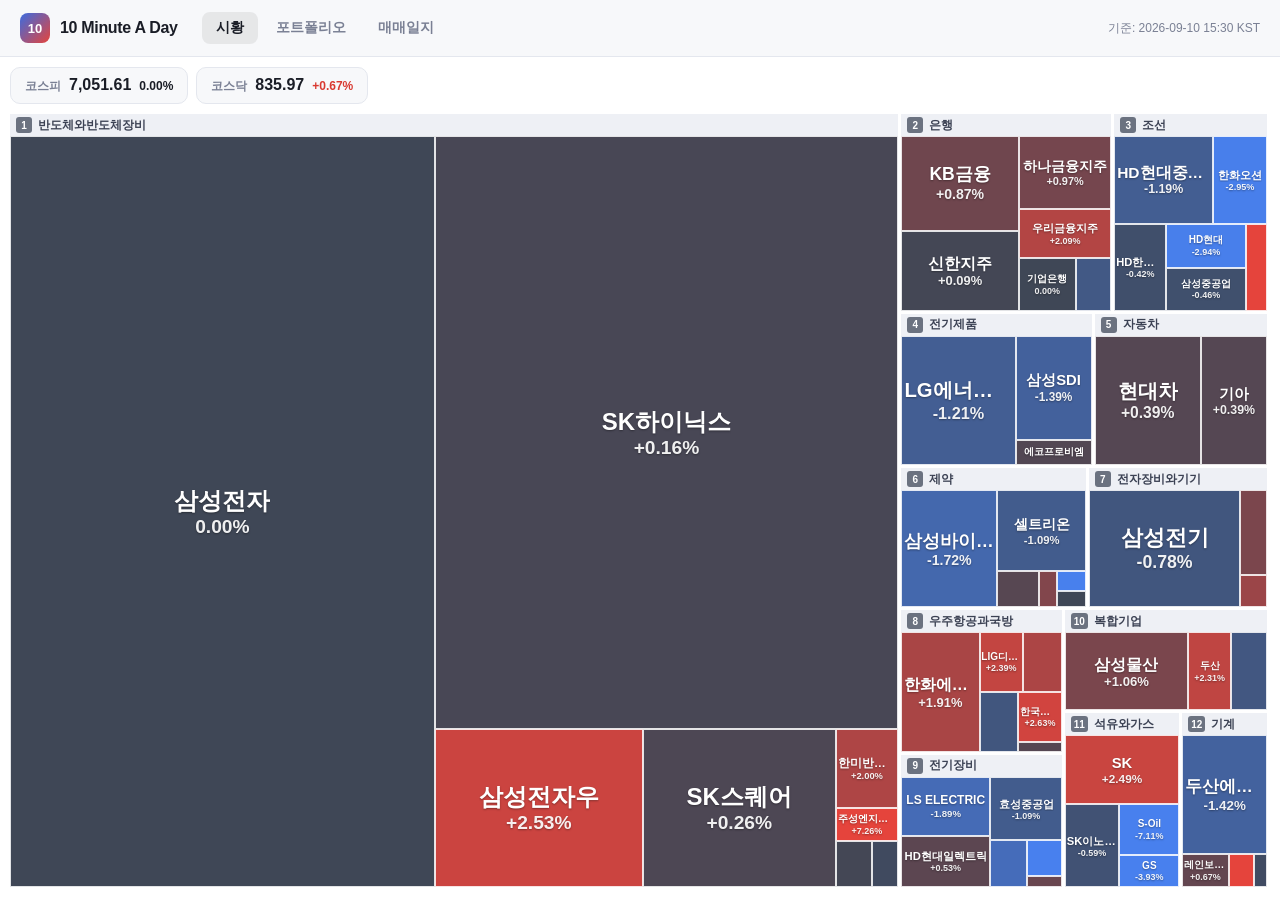
<file: index.html>
<!DOCTYPE html>
<html lang="ko">
<head>
<meta charset="UTF-8">
<meta name="viewport" content="width=device-width, initial-scale=1.0">
<title>10 Minute A Day · 시황</title>
<link rel="stylesheet" href="assets/css/style.css">
</head>
<body>
<header class="site-header">
  <div class="brand">
    <span class="brand-mark">10</span>
    <h1>10 Minute A Day</h1>
  </div>
  <nav class="tabs">
    <a href="index.html" class="tab active">시황</a>
    <a href="portfolio.html" class="tab">포트폴리오</a>
    <a href="journal.html" class="tab">매매일지</a>
  </nav>
  <div class="meta">
    <span id="asof"></span>
  </div>
</header>

<main>
  <section class="heatmap-wrap">
    <div id="indices" class="indices"></div>
    <div id="heatmap" class="heatmap" aria-label="업종별 등락 히트맵"></div>
  </section>
</main>

<div id="tooltip" class="tooltip" hidden></div>

<div id="detail-backdrop" class="detail-backdrop" hidden>
  <div class="detail-panel" role="dialog" aria-modal="true" aria-labelledby="d-name">
    <button type="button" class="detail-close" id="detail-close" aria-label="닫기">&times;</button>
    <div class="detail-header">
      <div class="d-title">
        <h3 id="d-name"></h3>
        <span class="d-sub" id="d-sub"></span>
      </div>
      <div class="d-price-box">
        <span class="d-price" id="d-price"></span>
        <span class="d-change" id="d-change"></span>
      </div>
    </div>
    <div class="detail-chart">
      <svg id="d-chart" viewBox="0 0 560 180" preserveAspectRatio="none" aria-label="최근 가격 차트"></svg>
      <div class="d-chart-meta" id="d-chart-meta"></div>
    </div>
    <div class="detail-stats" id="d-stats"></div>
    <div class="detail-position" id="d-position" hidden></div>
    <div class="detail-links">
      <a id="d-link-naver" target="_blank" rel="noopener">네이버 증권에서 보기 →</a>
      <a id="d-link-toss" target="_blank" rel="noopener">토스증권에서 보기 →</a>
    </div>
  </div>
</div>

<script src="assets/js/common.js"></script>
<script src="assets/js/data.js"></script>
<script src="assets/js/heatmap.js"></script>
<script src="assets/js/detail.js"></script>
</body>
</html>
</file>
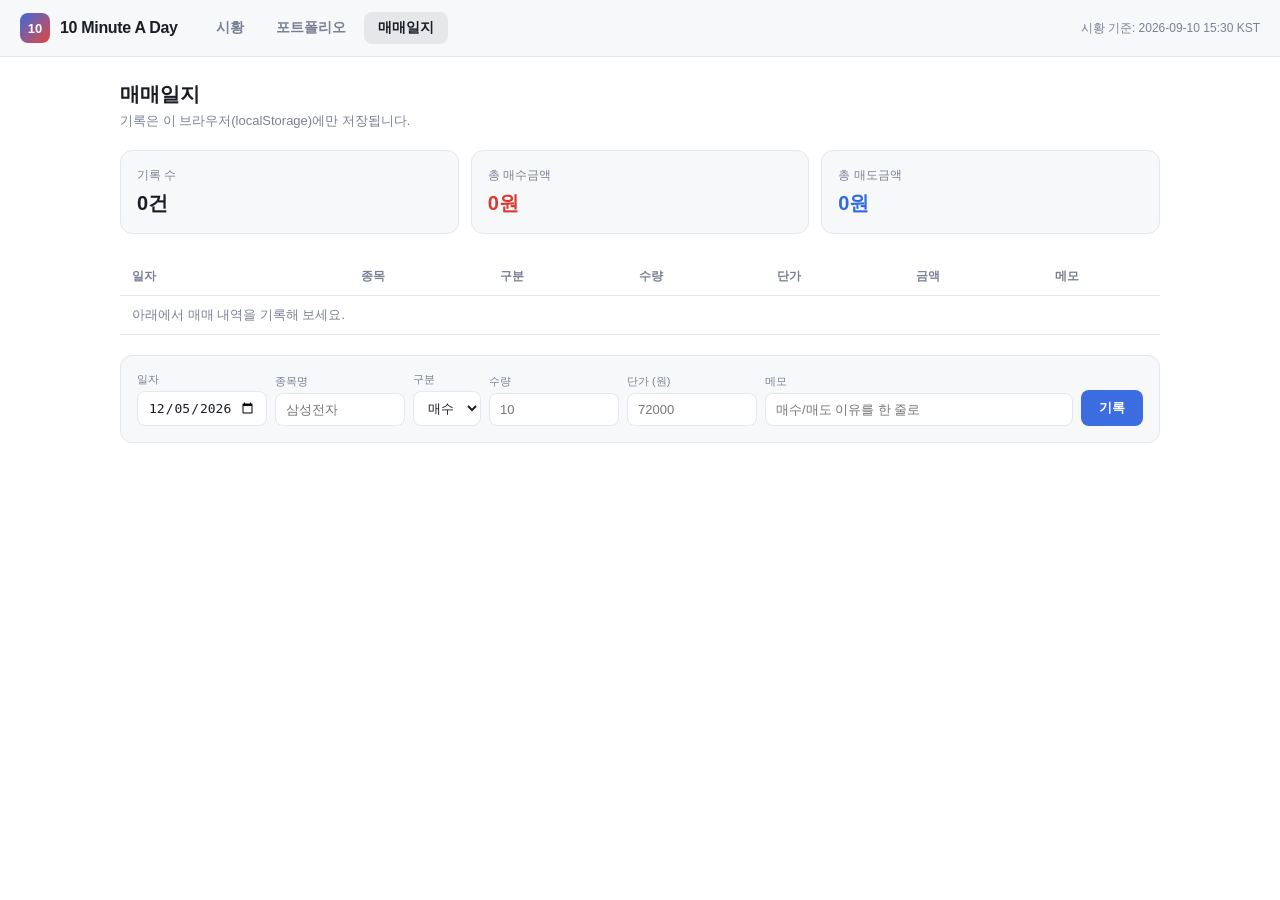
<file: journal.html>
<!DOCTYPE html>
<html lang="ko">
<head>
<meta charset="UTF-8">
<meta name="viewport" content="width=device-width, initial-scale=1.0">
<title>10 Minute A Day · 매매일지</title>
<link rel="stylesheet" href="assets/css/style.css">
</head>
<body>
<header class="site-header">
  <div class="brand">
    <span class="brand-mark">10</span>
    <h1>10 Minute A Day</h1>
  </div>
  <nav class="tabs">
    <a href="index.html" class="tab">시황</a>
    <a href="portfolio.html" class="tab">포트폴리오</a>
    <a href="journal.html" class="tab active">매매일지</a>
  </nav>
  <div class="meta">
    <span id="asof"></span>
  </div>
</header>

<main>
  <div class="page">
    <h2>매매일지</h2>
    <p class="sub">기록은 이 브라우저(localStorage)에만 저장됩니다.</p>

    <div class="summary-cards" id="summary"></div>

    <table class="holdings-table">
      <thead>
        <tr>
          <th>일자</th>
          <th>종목</th>
          <th>구분</th>
          <th>수량</th>
          <th>단가</th>
          <th>금액</th>
          <th>메모</th>
          <th></th>
        </tr>
      </thead>
      <tbody id="journal-body"></tbody>
    </table>

    <form class="add-form" id="add-form">
      <div class="field">
        <label for="f-date">일자</label>
        <input id="f-date" type="date" required>
      </div>
      <div class="field">
        <label for="f-name">종목명</label>
        <input id="f-name" required placeholder="삼성전자" list="stock-names">
        <datalist id="stock-names"></datalist>
      </div>
      <div class="field">
        <label for="f-side">구분</label>
        <select id="f-side">
          <option value="buy">매수</option>
          <option value="sell">매도</option>
        </select>
      </div>
      <div class="field">
        <label for="f-qty">수량</label>
        <input id="f-qty" type="number" min="1" step="1" required placeholder="10">
      </div>
      <div class="field">
        <label for="f-price">단가 (원)</label>
        <input id="f-price" type="number" min="0" step="any" required placeholder="72000">
      </div>
      <div class="field memo-field">
        <label for="f-memo">메모</label>
        <input id="f-memo" placeholder="매수/매도 이유를 한 줄로">
      </div>
      <button type="submit">기록</button>
    </form>
  </div>
</main>

<script src="assets/js/common.js"></script>
<script src="assets/js/data.js"></script>
<script src="assets/js/journal.js"></script>
</body>
</html>
</file>
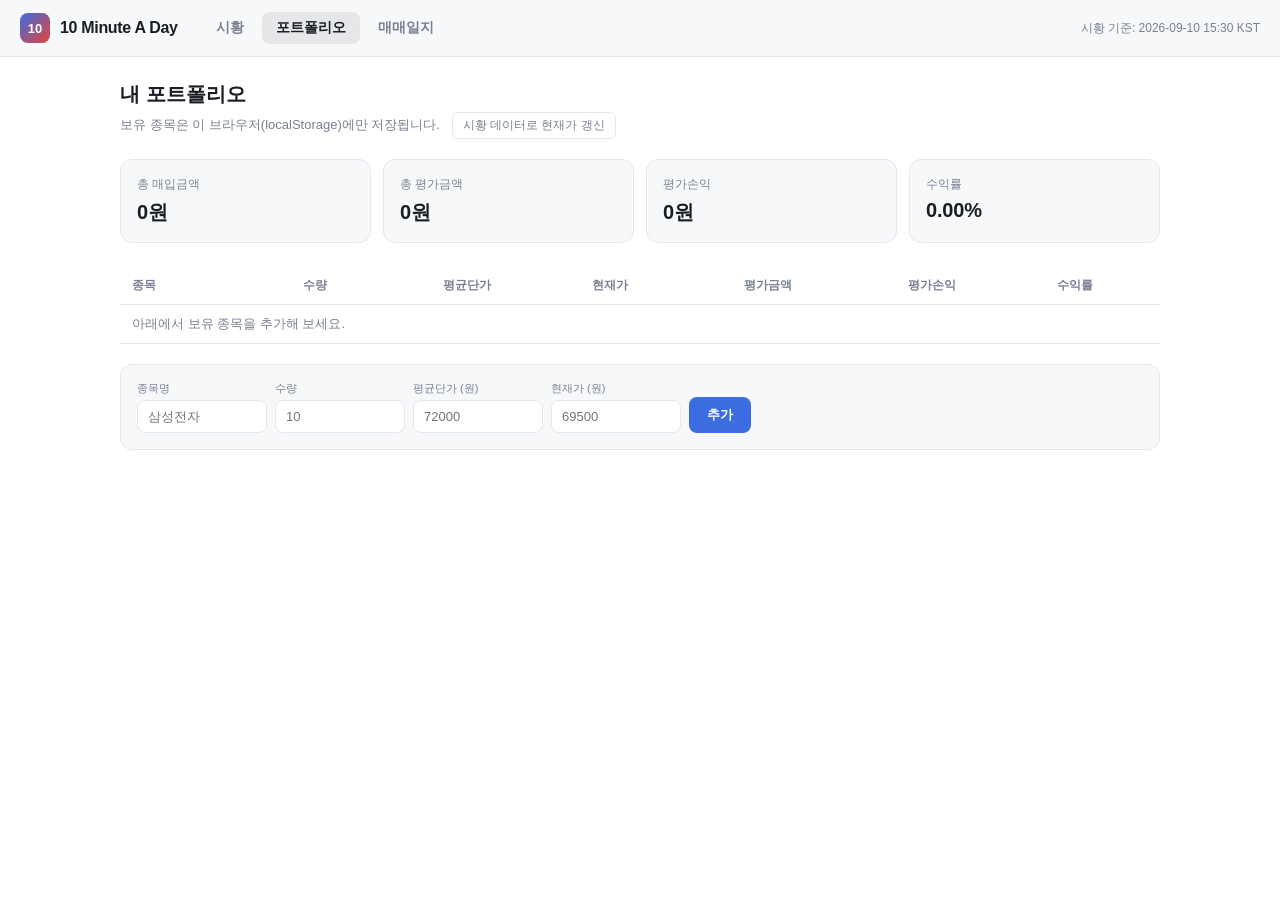
<file: portfolio.html>
<!DOCTYPE html>
<html lang="ko">
<head>
<meta charset="UTF-8">
<meta name="viewport" content="width=device-width, initial-scale=1.0">
<title>10 Minute A Day · 포트폴리오</title>
<link rel="stylesheet" href="assets/css/style.css">
</head>
<body>
<header class="site-header">
  <div class="brand">
    <span class="brand-mark">10</span>
    <h1>10 Minute A Day</h1>
  </div>
  <nav class="tabs">
    <a href="index.html" class="tab">시황</a>
    <a href="portfolio.html" class="tab active">포트폴리오</a>
    <a href="journal.html" class="tab">매매일지</a>
  </nav>
  <div class="meta">
    <span id="asof"></span>
  </div>
</header>

<main>
  <div class="page">
    <h2>내 포트폴리오</h2>
    <p class="sub">
      보유 종목은 이 브라우저(localStorage)에만 저장됩니다.
      <button type="button" id="sync-btn" class="sync-btn">시황 데이터로 현재가 갱신</button>
      <span id="sync-note" class="sync-note"></span>
    </p>

    <div class="summary-cards" id="summary"></div>

    <div class="card chart-card" id="chart-card" hidden>
      <div class="label">자산 비중 (평가금액 기준)</div>
      <div class="chart-row">
        <svg id="donut" viewBox="0 0 160 160" width="160" height="160" role="img" aria-label="자산 비중 도넛 차트"></svg>
        <ul class="chart-legend" id="chart-legend"></ul>
      </div>
    </div>

    <table class="holdings-table">
      <thead>
        <tr>
          <th>종목</th>
          <th>수량</th>
          <th>평균단가</th>
          <th>현재가</th>
          <th>평가금액</th>
          <th>평가손익</th>
          <th>수익률</th>
          <th></th>
        </tr>
      </thead>
      <tbody id="holdings-body"></tbody>
    </table>

    <form class="add-form" id="add-form">
      <div class="field">
        <label for="f-name">종목명</label>
        <input id="f-name" required placeholder="삼성전자" list="stock-names">
        <datalist id="stock-names"></datalist>
      </div>
      <div class="field">
        <label for="f-qty">수량</label>
        <input id="f-qty" type="number" min="1" step="1" required placeholder="10">
      </div>
      <div class="field">
        <label for="f-avg">평균단가 (원)</label>
        <input id="f-avg" type="number" min="0" step="any" required placeholder="72000">
      </div>
      <div class="field">
        <label for="f-cur">현재가 (원)</label>
        <input id="f-cur" type="number" min="0" step="any" required placeholder="69500">
      </div>
      <button type="submit">추가</button>
    </form>
  </div>
</main>

<script src="assets/js/common.js"></script>
<script src="assets/js/data.js"></script>
<script src="assets/js/portfolio.js"></script>
</body>
</html>
</file>
<file: assets/css/style.css>
:root {
  color-scheme: light;
  --bg: #ffffff;
  --panel: #f7f8fa;
  --line: #e4e7ee;
  --text: #1a1d26;
  --text-dim: #7a8094;
  --up: #e5443c;
  --down: #3b6ce0;
  --flat: #3f4756;
}

* { margin: 0; padding: 0; box-sizing: border-box; }

html, body { height: 100%; }

body {
  background: var(--bg);
  color: var(--text);
  font-family: "Pretendard", "Apple SD Gothic Neo", "Noto Sans KR", "Malgun Gothic", sans-serif;
  display: flex;
  flex-direction: column;
}

/* ---------- header ---------- */
.site-header {
  display: flex;
  align-items: center;
  gap: 24px;
  padding: 12px 20px;
  border-bottom: 1px solid var(--line);
  background: var(--panel);
}

.brand { display: flex; align-items: center; gap: 10px; }

.brand-mark {
  display: inline-flex;
  align-items: center;
  justify-content: center;
  width: 30px; height: 30px;
  border-radius: 8px;
  background: linear-gradient(135deg, var(--down), var(--up));
  font-weight: 800;
  font-size: 13px;
  color: #fff;
}

.brand h1 { font-size: 16px; font-weight: 700; letter-spacing: -0.02em; }

.tabs { display: flex; gap: 4px; }

.tab {
  padding: 7px 14px;
  border-radius: 8px;
  text-decoration: none;
  color: var(--text-dim);
  font-size: 14px;
  font-weight: 600;
}

.tab:hover { color: var(--text); background: rgba(0, 0, 0, 0.04); }
.tab.active { color: var(--text); background: rgba(0, 0, 0, 0.07); }

.meta { margin-left: auto; font-size: 12px; color: var(--text-dim); }

/* ---------- heatmap ---------- */
main { flex: 1; display: flex; flex-direction: column; min-height: 0; }

.heatmap-wrap {
  flex: 1;
  display: flex;
  flex-direction: column;
  padding: 10px;
  min-height: 0;
}

.indices { display: flex; gap: 8px; padding-bottom: 10px; flex-wrap: wrap; }

.index-card {
  display: flex;
  align-items: baseline;
  gap: 8px;
  background: var(--panel);
  border: 1px solid var(--line);
  border-radius: 10px;
  padding: 8px 14px;
}

.index-card .ix-name { font-size: 12px; color: var(--text-dim); font-weight: 600; }
.index-card .ix-value { font-size: 16px; font-weight: 800; }
.index-card .ix-change { font-size: 12px; font-weight: 700; }
.ix-change.up { color: #d93a31; }
.ix-change.down { color: #2f6be0; }

.heatmap {
  position: relative;
  flex: 1;
  min-height: 480px;
  background: var(--bg);
}

.sector {
  position: absolute;
  background: var(--bg);
  overflow: hidden;
}

.sector-header {
  position: absolute;
  top: 0; left: 0; right: 0;
  display: flex;
  align-items: center;
  gap: 6px;
  padding: 0 6px;
  background: #eef0f5;
  color: #3c4254;
  font-size: 12px;
  font-weight: 700;
  white-space: nowrap;
  overflow: hidden;
}

.sector-rank {
  flex: none;
  display: inline-flex;
  align-items: center;
  justify-content: center;
  min-width: 16px; height: 16px;
  padding: 0 3px;
  border-radius: 3px;
  background: #6b7280;
  color: #fff;
  font-size: 10px;
  font-weight: 800;
}

.tile {
  position: absolute;
  display: flex;
  flex-direction: column;
  align-items: center;
  justify-content: center;
  text-align: center;
  overflow: hidden;
  border: 1px solid rgba(255, 255, 255, 0.85);
  cursor: pointer;
  transition: filter 0.1s ease;
}

.tile:hover { filter: brightness(1.18); z-index: 2; }

.tile .t-name {
  font-weight: 700;
  color: #fff;
  line-height: 1.25;
  text-shadow: 0 1px 2px rgba(0, 0, 0, 0.35);
  word-break: keep-all;
  max-width: 96%;
  overflow: hidden;
  text-overflow: ellipsis;
  white-space: nowrap;
}

.tile .t-change {
  font-weight: 600;
  color: rgba(255, 255, 255, 0.92);
  text-shadow: 0 1px 2px rgba(0, 0, 0, 0.35);
}

/* ---------- tooltip ---------- */
.tooltip {
  position: fixed;
  z-index: 10;
  pointer-events: none;
  background: rgba(255, 255, 255, 0.98);
  border: 1px solid var(--line);
  border-radius: 8px;
  padding: 8px 12px;
  font-size: 12px;
  line-height: 1.6;
  box-shadow: 0 6px 20px rgba(30, 35, 50, 0.14);
}

.tooltip .tt-sector { color: var(--text-dim); font-size: 11px; }
.tooltip .tt-name { font-weight: 700; font-size: 13px; }
.tooltip .tt-up { color: #d93a31; font-weight: 700; }
.tooltip .tt-down { color: #2f6be0; font-weight: 700; }
.tooltip .tt-flat { color: var(--text-dim); font-weight: 700; }

/* ---------- portfolio ---------- */
.page {
  width: min(1080px, 100%);
  margin: 0 auto;
  padding: 24px 20px 60px;
}

.page h2 { font-size: 20px; margin-bottom: 4px; }
.page .sub { color: var(--text-dim); font-size: 13px; margin-bottom: 20px; }

.summary-cards {
  display: grid;
  grid-template-columns: repeat(auto-fit, minmax(180px, 1fr));
  gap: 12px;
  margin-bottom: 24px;
}

.card {
  background: var(--panel);
  border: 1px solid var(--line);
  border-radius: 12px;
  padding: 16px;
}

.card .label { font-size: 12px; color: var(--text-dim); margin-bottom: 6px; }
.card .value { font-size: 20px; font-weight: 800; letter-spacing: -0.01em; }
.value.up { color: #d93a31; }
.value.down { color: #2f6be0; }

.holdings-table {
  width: 100%;
  border-collapse: collapse;
  font-size: 13px;
  margin-bottom: 20px;
}

.holdings-table th, .holdings-table td {
  padding: 10px 12px;
  border-bottom: 1px solid var(--line);
  text-align: right;
  white-space: nowrap;
}

.holdings-table th { color: var(--text-dim); font-weight: 600; font-size: 12px; }
.holdings-table th:first-child, .holdings-table td:first-child { text-align: left; }
.holdings-table td.up { color: #d93a31; }
.holdings-table td.down { color: #2f6be0; }

.holdings-table .del-btn {
  background: none;
  border: 1px solid var(--line);
  color: var(--text-dim);
  border-radius: 6px;
  padding: 3px 8px;
  cursor: pointer;
  font-size: 12px;
}
.holdings-table .del-btn:hover { color: #d93a31; border-color: #d93a31; }

.add-form {
  display: flex;
  flex-wrap: wrap;
  gap: 8px;
  align-items: flex-end;
  background: var(--panel);
  border: 1px solid var(--line);
  border-radius: 12px;
  padding: 16px;
}

.add-form .field { display: flex; flex-direction: column; gap: 4px; }
.add-form label { font-size: 11px; color: var(--text-dim); }

.add-form input {
  background: var(--bg);
  border: 1px solid var(--line);
  border-radius: 8px;
  color: var(--text);
  padding: 8px 10px;
  font-size: 13px;
  width: 130px;
}

.add-form input:focus { outline: none; border-color: var(--down); }

.add-form select {
  background: var(--bg);
  border: 1px solid var(--line);
  border-radius: 8px;
  color: var(--text);
  padding: 8px 10px;
  font-size: 13px;
}

.add-form .memo-field { flex: 1; min-width: 180px; }
.add-form .memo-field input { width: 100%; }

.holdings-table td.memo {
  text-align: left;
  color: var(--text-dim);
  white-space: normal;
  max-width: 280px;
}

.add-form button {
  background: var(--down);
  color: #fff;
  border: none;
  border-radius: 8px;
  padding: 9px 18px;
  font-size: 13px;
  font-weight: 700;
  cursor: pointer;
}

.add-form button:hover { filter: brightness(1.1); }

.empty-note { color: var(--text-dim); font-size: 13px; padding: 24px 0; text-align: center; }

.sync-btn {
  margin-left: 8px;
  background: none;
  border: 1px solid var(--line);
  color: var(--text-dim);
  border-radius: 6px;
  padding: 4px 10px;
  cursor: pointer;
  font-size: 12px;
}
.sync-btn:hover { color: var(--text); border-color: var(--down); }

.sync-note { margin-left: 8px; font-size: 12px; color: #2f6be0; }

/* ---------- 자산 비중 차트 ---------- */
.chart-card { margin-bottom: 24px; }

.chart-row { display: flex; align-items: center; gap: 28px; flex-wrap: wrap; }

.chart-legend {
  list-style: none;
  display: flex;
  flex-direction: column;
  gap: 6px;
  font-size: 13px;
}

.chart-legend li { display: flex; align-items: center; gap: 8px; }

.chart-legend .dot {
  width: 10px; height: 10px;
  border-radius: 3px;
  flex: none;
}

.chart-legend .pct { color: var(--text-dim); font-variant-numeric: tabular-nums; }

/* ---------- 종목 상세 패널 ---------- */
.detail-backdrop {
  position: fixed;
  inset: 0;
  z-index: 20;
  background: rgba(20, 24, 35, 0.4);
  display: flex;
  align-items: center;
  justify-content: center;
  padding: 20px;
}

/* display:flex가 hidden 속성의 display:none을 덮어쓰지 않게 */
.detail-backdrop[hidden] { display: none; }

.detail-panel {
  position: relative;
  width: min(620px, 100%);
  max-height: calc(100vh - 40px);
  overflow-y: auto;
  background: var(--panel);
  border: 1px solid var(--line);
  border-radius: 16px;
  padding: 22px;
  box-shadow: 0 18px 60px rgba(30, 35, 50, 0.22);
}

.detail-close {
  position: absolute;
  top: 12px; right: 14px;
  background: none;
  border: none;
  color: var(--text-dim);
  font-size: 26px;
  line-height: 1;
  cursor: pointer;
  padding: 4px 8px;
}
.detail-close:hover { color: var(--text); }

.detail-header {
  display: flex;
  align-items: flex-end;
  justify-content: space-between;
  gap: 16px;
  margin-bottom: 16px;
  padding-right: 32px;
  flex-wrap: wrap;
}

.detail-header h3 { font-size: 20px; letter-spacing: -0.01em; }
.d-sub { font-size: 12px; color: var(--text-dim); }
.d-title { display: flex; flex-direction: column; gap: 3px; }
.d-price-box { display: flex; align-items: baseline; gap: 8px; }
.d-price { font-size: 24px; font-weight: 800; }
.d-change { font-size: 14px; font-weight: 700; }

.detail-chart { margin-bottom: 16px; }
.detail-chart svg {
  width: 100%;
  height: 180px;
  display: block;
  background: #f5f7fa;
  border-radius: 10px;
}

.d-chart-meta {
  display: flex;
  justify-content: space-between;
  gap: 12px;
  flex-wrap: wrap;
  font-size: 11px;
  color: var(--text-dim);
  padding-top: 8px;
}

.detail-stats, .pos-grid {
  display: grid;
  grid-template-columns: repeat(auto-fit, minmax(130px, 1fr));
  gap: 8px;
  margin-bottom: 16px;
}

.stat {
  background: var(--bg);
  border: 1px solid var(--line);
  border-radius: 10px;
  padding: 10px 12px;
  display: flex;
  flex-direction: column;
  gap: 4px;
}

.stat .s-label { font-size: 11px; color: var(--text-dim); }
.stat .s-value { font-size: 14px; font-weight: 700; }

.detail-position { margin-bottom: 16px; }
.pos-title { font-size: 13px; font-weight: 700; margin-bottom: 8px; color: var(--text-dim); }
.pos-grid { margin-bottom: 0; }

.detail-links {
  display: flex;
  gap: 10px;
  flex-wrap: wrap;
}

.detail-links a {
  flex: 1;
  min-width: 160px;
  text-align: center;
  text-decoration: none;
  font-size: 13px;
  font-weight: 700;
  color: var(--text);
  background: rgba(0, 0, 0, 0.03);
  border: 1px solid var(--line);
  border-radius: 10px;
  padding: 11px 14px;
}
.detail-links a:hover { border-color: var(--down); }

/* ---------- 모바일 ---------- */
@media (max-width: 720px) {
  .site-header { flex-wrap: wrap; gap: 10px 16px; padding: 10px 14px; }
  .meta { margin-left: 0; width: 100%; order: 3; }

  .heatmap { min-height: 540px; }
  .heatmap-wrap { padding: 8px; }

  .page { padding: 16px 12px 48px; }

  /* 좁은 화면에서 표는 가로 스크롤 */
  .holdings-table { display: block; overflow-x: auto; }

  .add-form input { width: 110px; }
  .chart-row { gap: 16px; }

  .detail-backdrop { padding: 0; align-items: flex-end; }
  .detail-panel {
    width: 100%;
    max-height: 92vh;
    border-radius: 16px 16px 0 0;
  }
}
</file>
